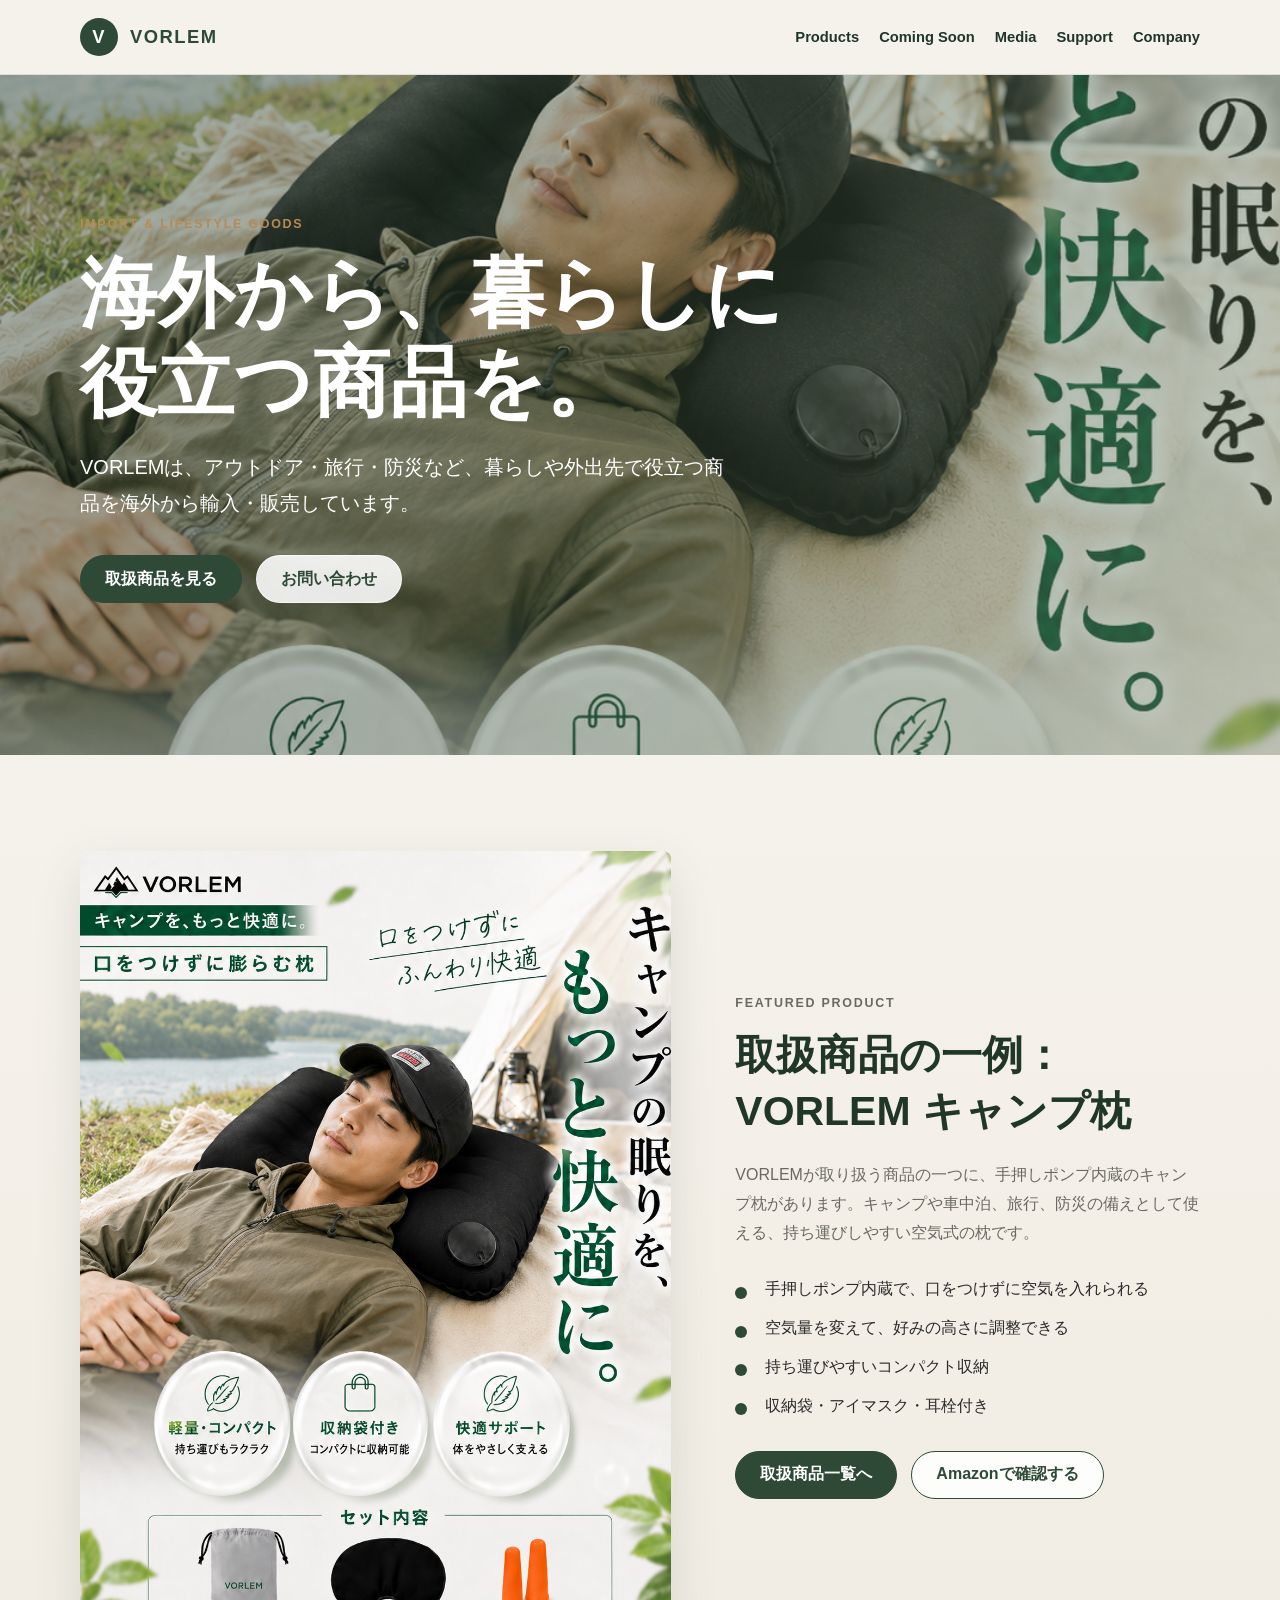
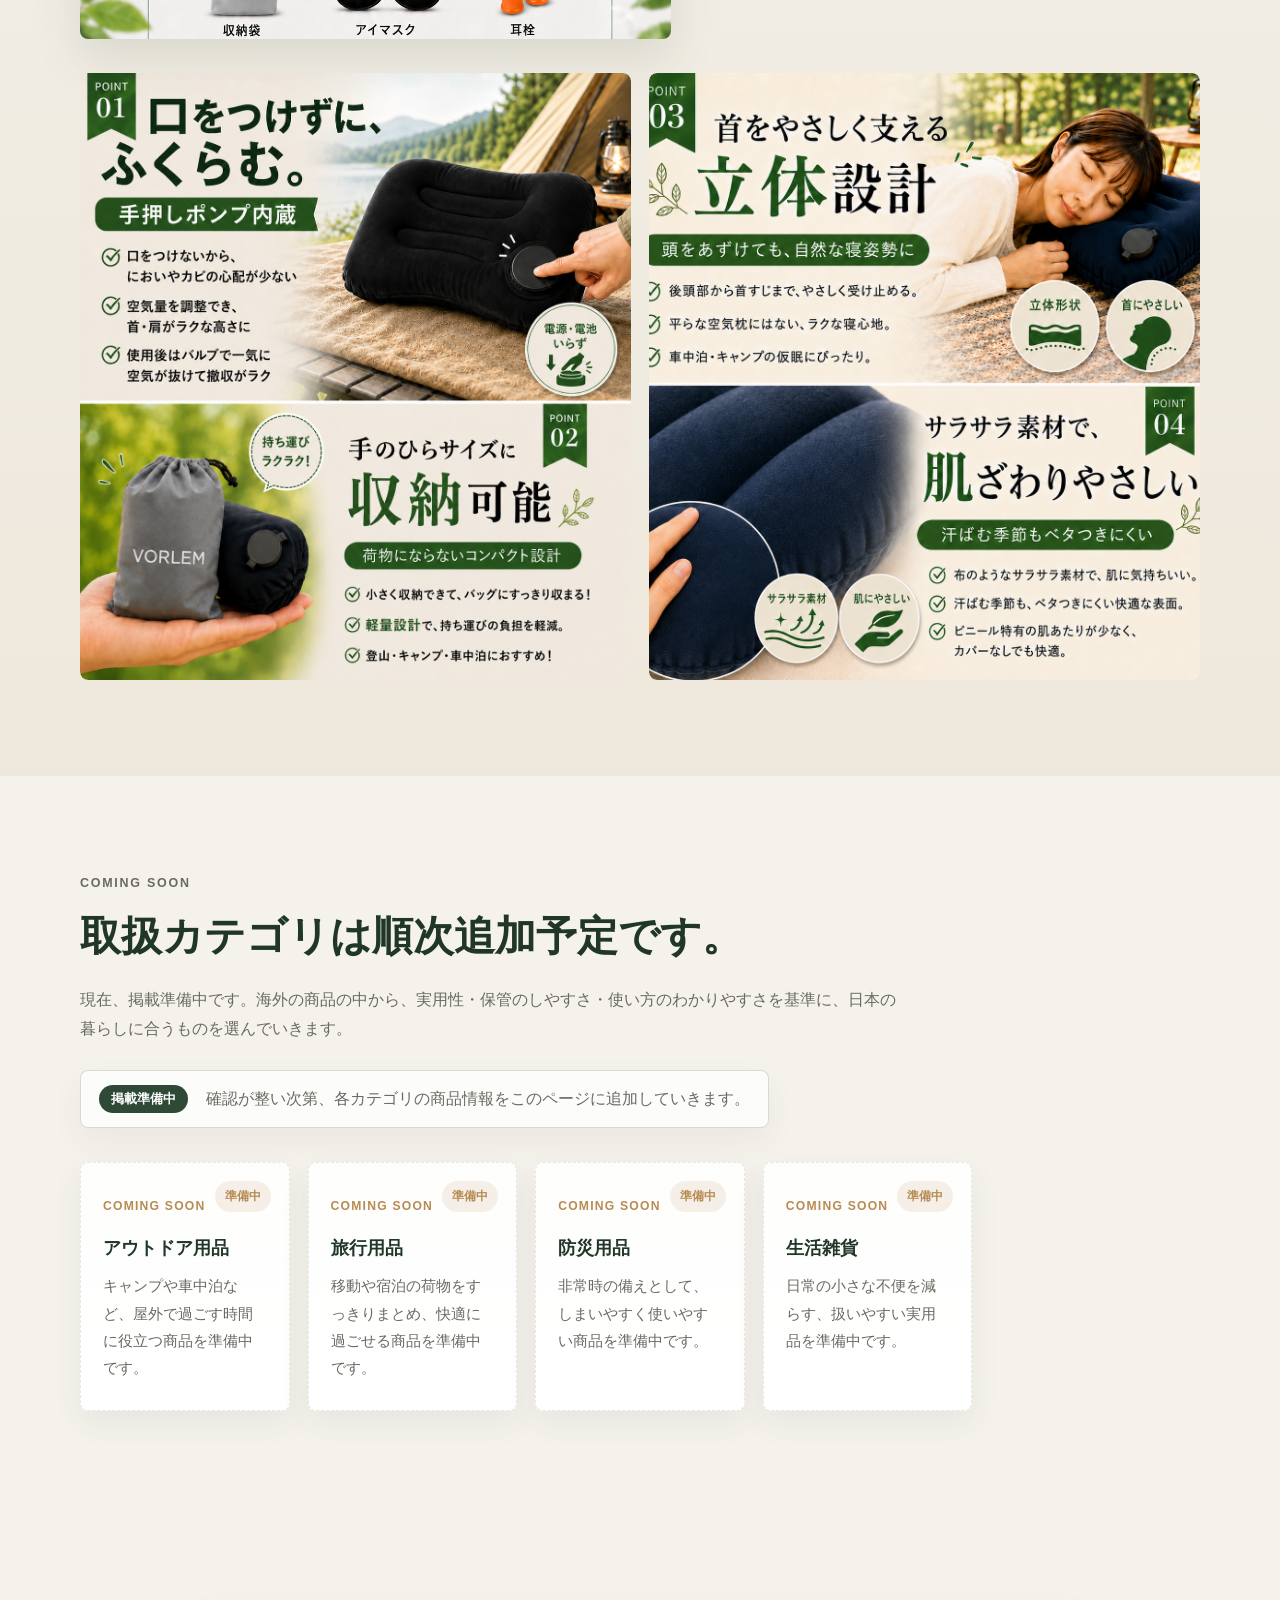
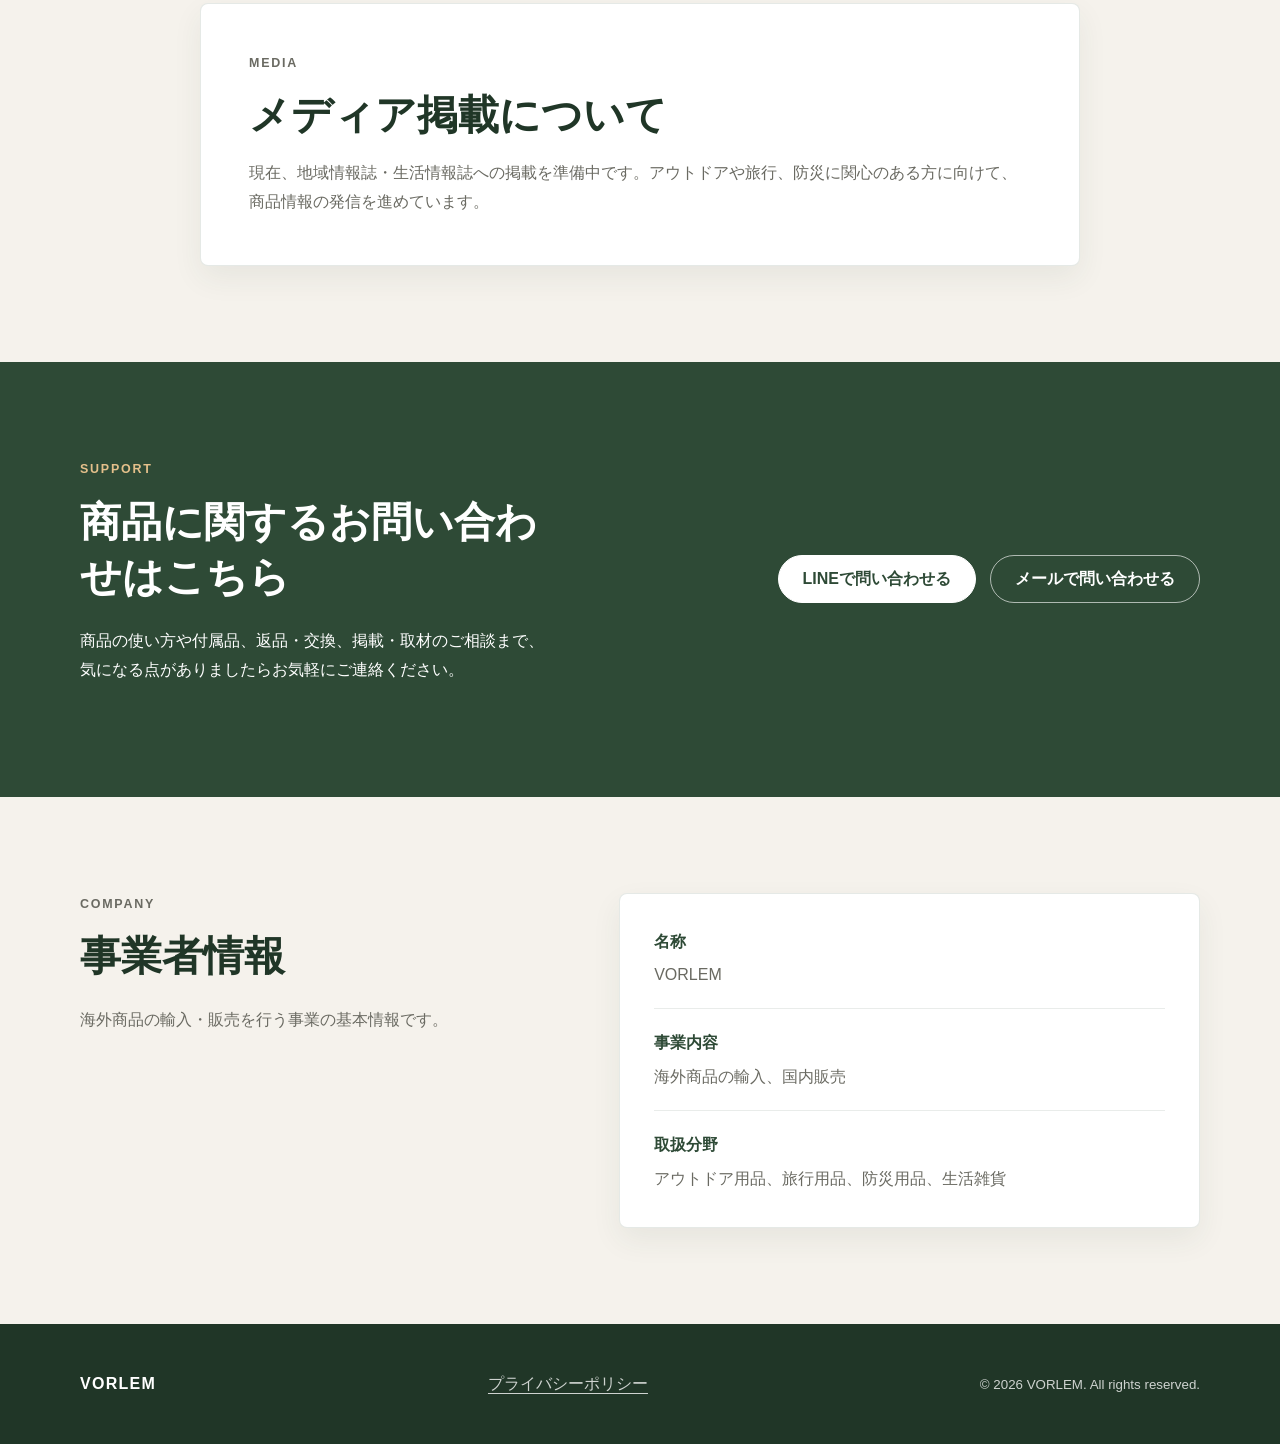
<file: index.html>
<!DOCTYPE html>
<html lang="ja">
<head>
  <meta charset="UTF-8">
  <meta name="viewport" content="width=device-width, initial-scale=1.0">
  <title>VORLEM | 海外商品の輸入・販売</title>
  <meta name="description" content="VORLEMは、海外から暮らしや外出先で役立つ商品を輸入・販売する事業です。アウトドア用品、旅行用品、防災用品など、日常で使いやすい商品を取り扱っています。">
  <link rel="stylesheet" href="style.css?v=20260621-4">
</head>
<body>
  <header class="site-header">
    <div class="container header-inner">
      <a class="brand" href="#top" aria-label="VORLEM トップへ">
        <span class="brand-logo" aria-hidden="true">
        </span>
        <span>VORLEM</span>
      </a>
      <nav class="site-nav" aria-label="サイト内メニュー">
        <a href="products.html">Products</a>
        <a href="#business">Coming Soon</a>
        <a href="#media">Media</a>
        <a href="#support">Support</a>
        <a href="#company">Company</a>
      </nav>
    </div>
  </header>

  <main id="top">
    <section class="hero">
      <div class="hero-bg" aria-hidden="true">
        <img src="images/product-main.png" alt="" onerror="this.style.display='none'">
      </div>
      <div class="container hero-inner">
        <p class="eyebrow">Import & Lifestyle Goods</p>
        <h1>海外から、暮らしに役立つ商品を。</h1>
        <p class="hero-copy">VORLEMは、アウトドア・旅行・防災など、暮らしや外出先で役立つ商品を海外から輸入・販売しています。</p>
        <div class="hero-actions">
          <a class="button primary" href="products.html">取扱商品を見る</a>
          <a class="button secondary" href="#support">お問い合わせ</a>
        </div>
      </div>
    </section>

    <section class="section product-section" id="product">
      <div class="container product-layout">
        <div class="image-frame product-image" data-label="VORLEM キャンプ枕">
          <img src="images/product-main.png" alt="VORLEM キャンプ枕の使用イメージ" onerror="this.style.display='none'">
        </div>
        <div class="product-content">
          <p class="section-label">Featured Product</p>
          <h2>取扱商品の一例：VORLEM キャンプ枕</h2>
          <p>VORLEMが取り扱う商品の一つに、手押しポンプ内蔵のキャンプ枕があります。キャンプや車中泊、旅行、防災の備えとして使える、持ち運びしやすい空気式の枕です。</p>
          <ul class="check-list">
            <li>手押しポンプ内蔵で、口をつけずに空気を入れられる</li>
            <li>空気量を変えて、好みの高さに調整できる</li>
            <li>持ち運びやすいコンパクト収納</li>
            <li>収納袋・アイマスク・耳栓付き</li>
          </ul>
          <div class="hero-actions">
            <a class="button primary" href="products.html">取扱商品一覧へ</a>
            <a class="button secondary" href="#">Amazonで確認する</a>
          </div>
        </div>
      </div>
      <div class="container product-gallery" aria-label="VORLEM キャンプ枕の詳細画像">
        <figure>
          <img src="images/product-pump-storage.png?v=20260621-2" alt="手押しポンプ内蔵とコンパクト収納の説明画像">
        </figure>
        <figure>
          <img src="images/product-comfort.png" alt="首を支える立体設計と肌ざわりの説明画像">
        </figure>
      </div>
    </section>

    <section class="section scene-section coming-soon-section" id="business">
      <div class="container">
        <div class="section-heading">
          <p class="section-label">Coming Soon</p>
          <h2>取扱カテゴリは順次追加予定です。</h2>
          <p>現在、掲載準備中です。海外の商品の中から、実用性・保管のしやすさ・使い方のわかりやすさを基準に、日本の暮らしに合うものを選んでいきます。</p>
        </div>
        <div class="coming-soon-note">
          <strong>掲載準備中</strong>
          <span>確認が整い次第、各カテゴリの商品情報をこのページに追加していきます。</span>
        </div>
        <div class="scene-grid">
          <article class="scene-card">
            <span>Coming Soon</span>
            <h3>アウトドア用品</h3>
            <p>キャンプや車中泊など、屋外で過ごす時間に役立つ商品を準備中です。</p>
          </article>
          <article class="scene-card">
            <span>Coming Soon</span>
            <h3>旅行用品</h3>
            <p>移動や宿泊の荷物をすっきりまとめ、快適に過ごせる商品を準備中です。</p>
          </article>
          <article class="scene-card">
            <span>Coming Soon</span>
            <h3>防災用品</h3>
            <p>非常時の備えとして、しまいやすく使いやすい商品を準備中です。</p>
          </article>
          <article class="scene-card">
            <span>Coming Soon</span>
            <h3>生活雑貨</h3>
            <p>日常の小さな不便を減らす、扱いやすい実用品を準備中です。</p>
          </article>
        </div>
      </div>
    </section>

    <section class="section media-section" id="media">
      <div class="container notice-panel">
        <p class="section-label">Media</p>
        <h2>メディア掲載について</h2>
        <p>現在、地域情報誌・生活情報誌への掲載を準備中です。アウトドアや旅行、防災に関心のある方に向けて、商品情報の発信を進めています。</p>
      </div>
    </section>

    <section class="section support-section" id="support">
      <div class="container support-layout">
        <div>
          <p class="section-label">Support</p>
          <h2>商品に関するお問い合わせはこちら</h2>
          <p>商品の使い方や付属品、返品・交換、掲載・取材のご相談まで、気になる点がありましたらお気軽にご連絡ください。</p>
        </div>
        <div class="support-actions">
          <a class="button primary" href="https://lin.ee/nqQ9LYh" target="_blank" rel="noopener noreferrer">LINEで問い合わせる</a>
          <a class="button secondary" href="mailto:contact@vorlem.com">メールで問い合わせる</a>
        </div>
      </div>
    </section>

    <section class="section company-section" id="company">
      <div class="container company-layout">
        <div>
          <p class="section-label">Company</p>
          <h2>事業者情報</h2>
          <p>海外商品の輸入・販売を行う事業の基本情報です。</p>
        </div>
        <div class="info-card">
          <dl class="info-list">
            <div>
              <dt>名称</dt>
              <dd>VORLEM</dd>
            </div>
            <div>
              <dt>事業内容</dt>
              <dd>海外商品の輸入、国内販売</dd>
            </div>
            <div>
              <dt>取扱分野</dt>
              <dd>アウトドア用品、旅行用品、防災用品、生活雑貨</dd>
            </div>
          </dl>
        </div>
      </div>
    </section>
  </main>

  <footer class="site-footer">
    <div class="container footer-inner">
      <p class="footer-brand">VORLEM</p>
      <a href="privacy.html">プライバシーポリシー</a>
      <p><small>&copy; 2026 VORLEM. All rights reserved.</small></p>
    </div>
  </footer>
</body>
</html>
</file>
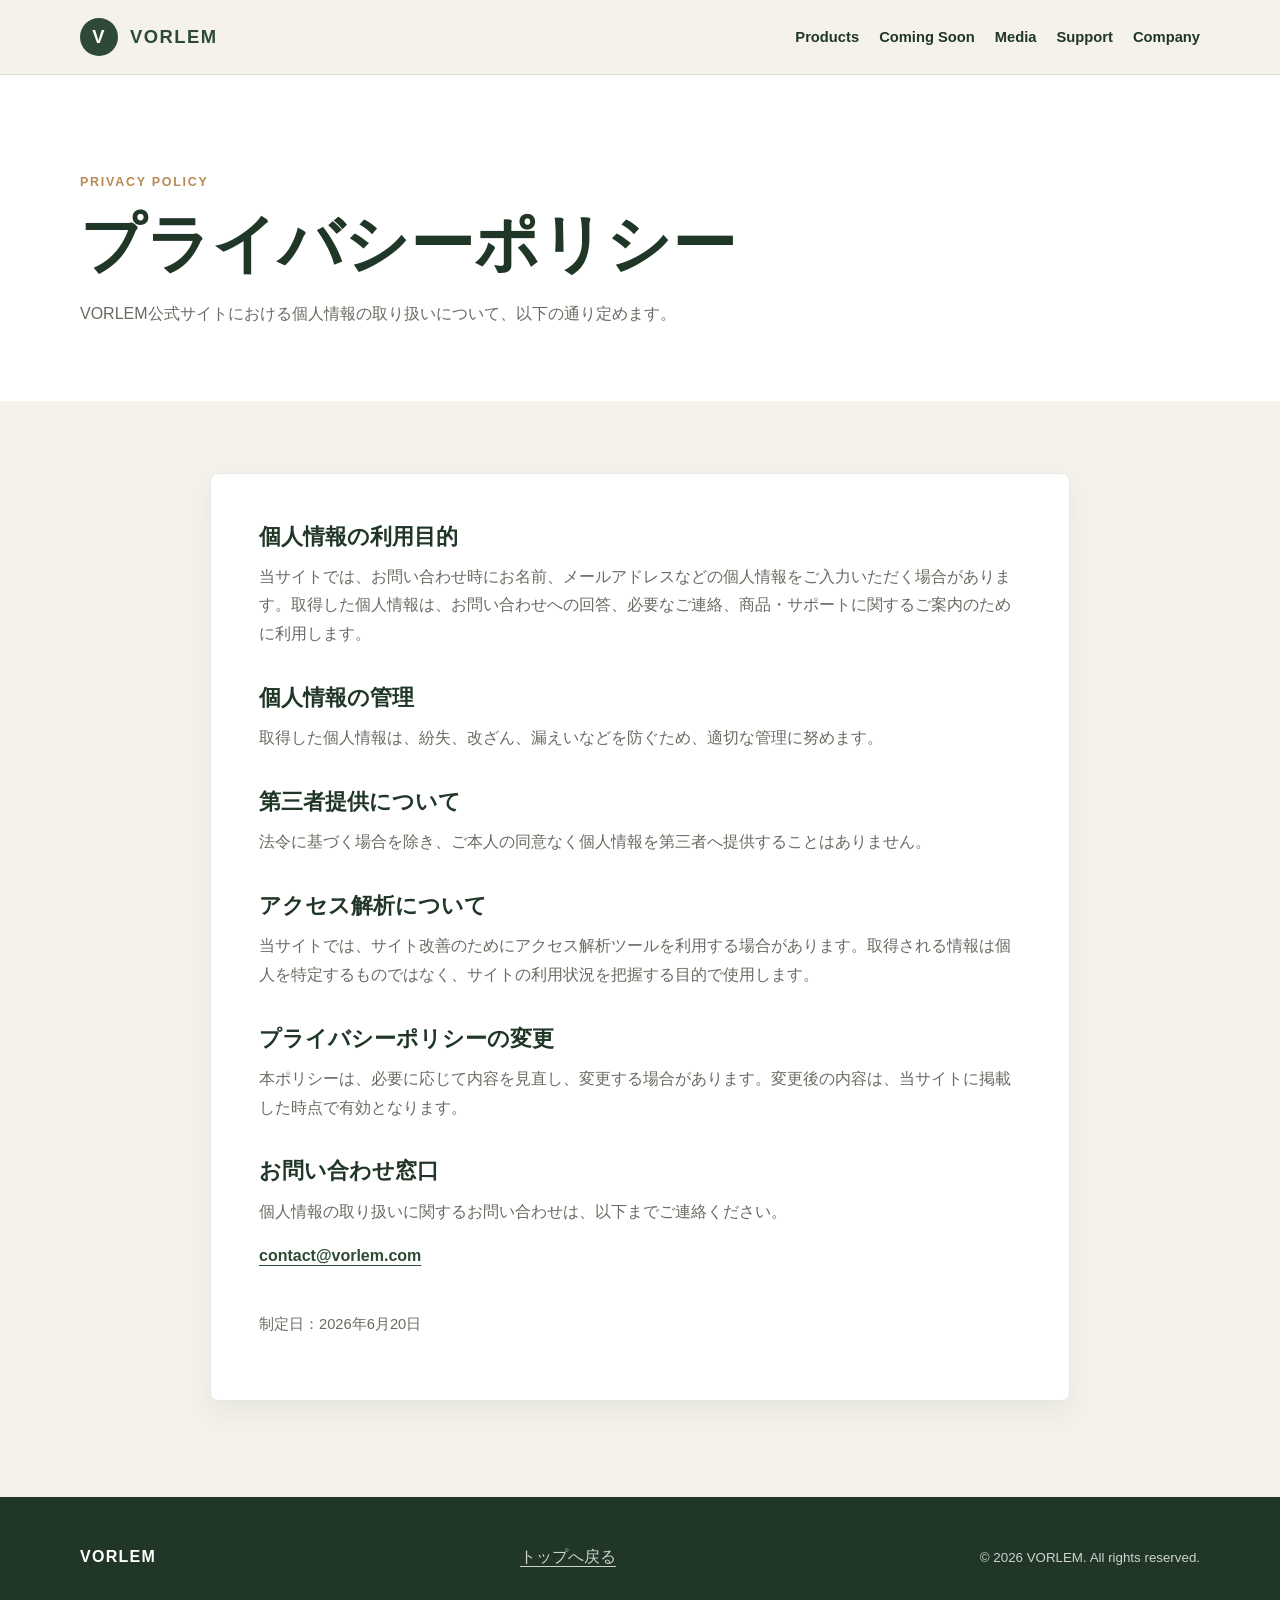
<file: privacy.html>
<!DOCTYPE html>
<html lang="ja">
<head>
  <meta charset="UTF-8">
  <meta name="viewport" content="width=device-width, initial-scale=1.0">
  <title>プライバシーポリシー | VORLEM</title>
  <meta name="description" content="VORLEM公式サイトのプライバシーポリシーです。お問い合わせ時に取得する個人情報の利用目的、管理、第三者提供についてご案内します。">
  <link rel="stylesheet" href="style.css?v=20260621-4">
</head>
<body>
  <header class="site-header">
    <div class="container header-inner">
      <a class="brand" href="index.html" aria-label="VORLEM トップへ">
        <span class="brand-logo" aria-hidden="true">
        </span>
        <span>VORLEM</span>
      </a>
      <nav class="site-nav" aria-label="サイト内メニュー">
        <a href="products.html">Products</a>
        <a href="index.html#business">Coming Soon</a>
        <a href="index.html#media">Media</a>
        <a href="index.html#support">Support</a>
        <a href="index.html#company">Company</a>
      </nav>
    </div>
  </header>

  <main>
    <section class="section page-hero">
      <div class="container">
        <p class="section-label">Privacy Policy</p>
        <h1>プライバシーポリシー</h1>
        <p>VORLEM公式サイトにおける個人情報の取り扱いについて、以下の通り定めます。</p>
      </div>
    </section>

    <section class="section policy-section">
      <div class="container policy-content">
        <h2>個人情報の利用目的</h2>
        <p>当サイトでは、お問い合わせ時にお名前、メールアドレスなどの個人情報をご入力いただく場合があります。取得した個人情報は、お問い合わせへの回答、必要なご連絡、商品・サポートに関するご案内のために利用します。</p>

        <h2>個人情報の管理</h2>
        <p>取得した個人情報は、紛失、改ざん、漏えいなどを防ぐため、適切な管理に努めます。</p>

        <h2>第三者提供について</h2>
        <p>法令に基づく場合を除き、ご本人の同意なく個人情報を第三者へ提供することはありません。</p>

        <h2>アクセス解析について</h2>
        <p>当サイトでは、サイト改善のためにアクセス解析ツールを利用する場合があります。取得される情報は個人を特定するものではなく、サイトの利用状況を把握する目的で使用します。</p>

        <h2>プライバシーポリシーの変更</h2>
        <p>本ポリシーは、必要に応じて内容を見直し、変更する場合があります。変更後の内容は、当サイトに掲載した時点で有効となります。</p>

        <h2>お問い合わせ窓口</h2>
        <p>個人情報の取り扱いに関するお問い合わせは、以下までご連絡ください。</p>
        <p><a href="mailto:contact@vorlem.com">contact@vorlem.com</a></p>

        <p class="policy-date">制定日：2026年6月20日</p>
      </div>
    </section>
  </main>

  <footer class="site-footer">
    <div class="container footer-inner">
      <p class="footer-brand">VORLEM</p>
      <a href="index.html">トップへ戻る</a>
      <p><small>&copy; 2026 VORLEM. All rights reserved.</small></p>
    </div>
  </footer>
</body>
</html>
</file>
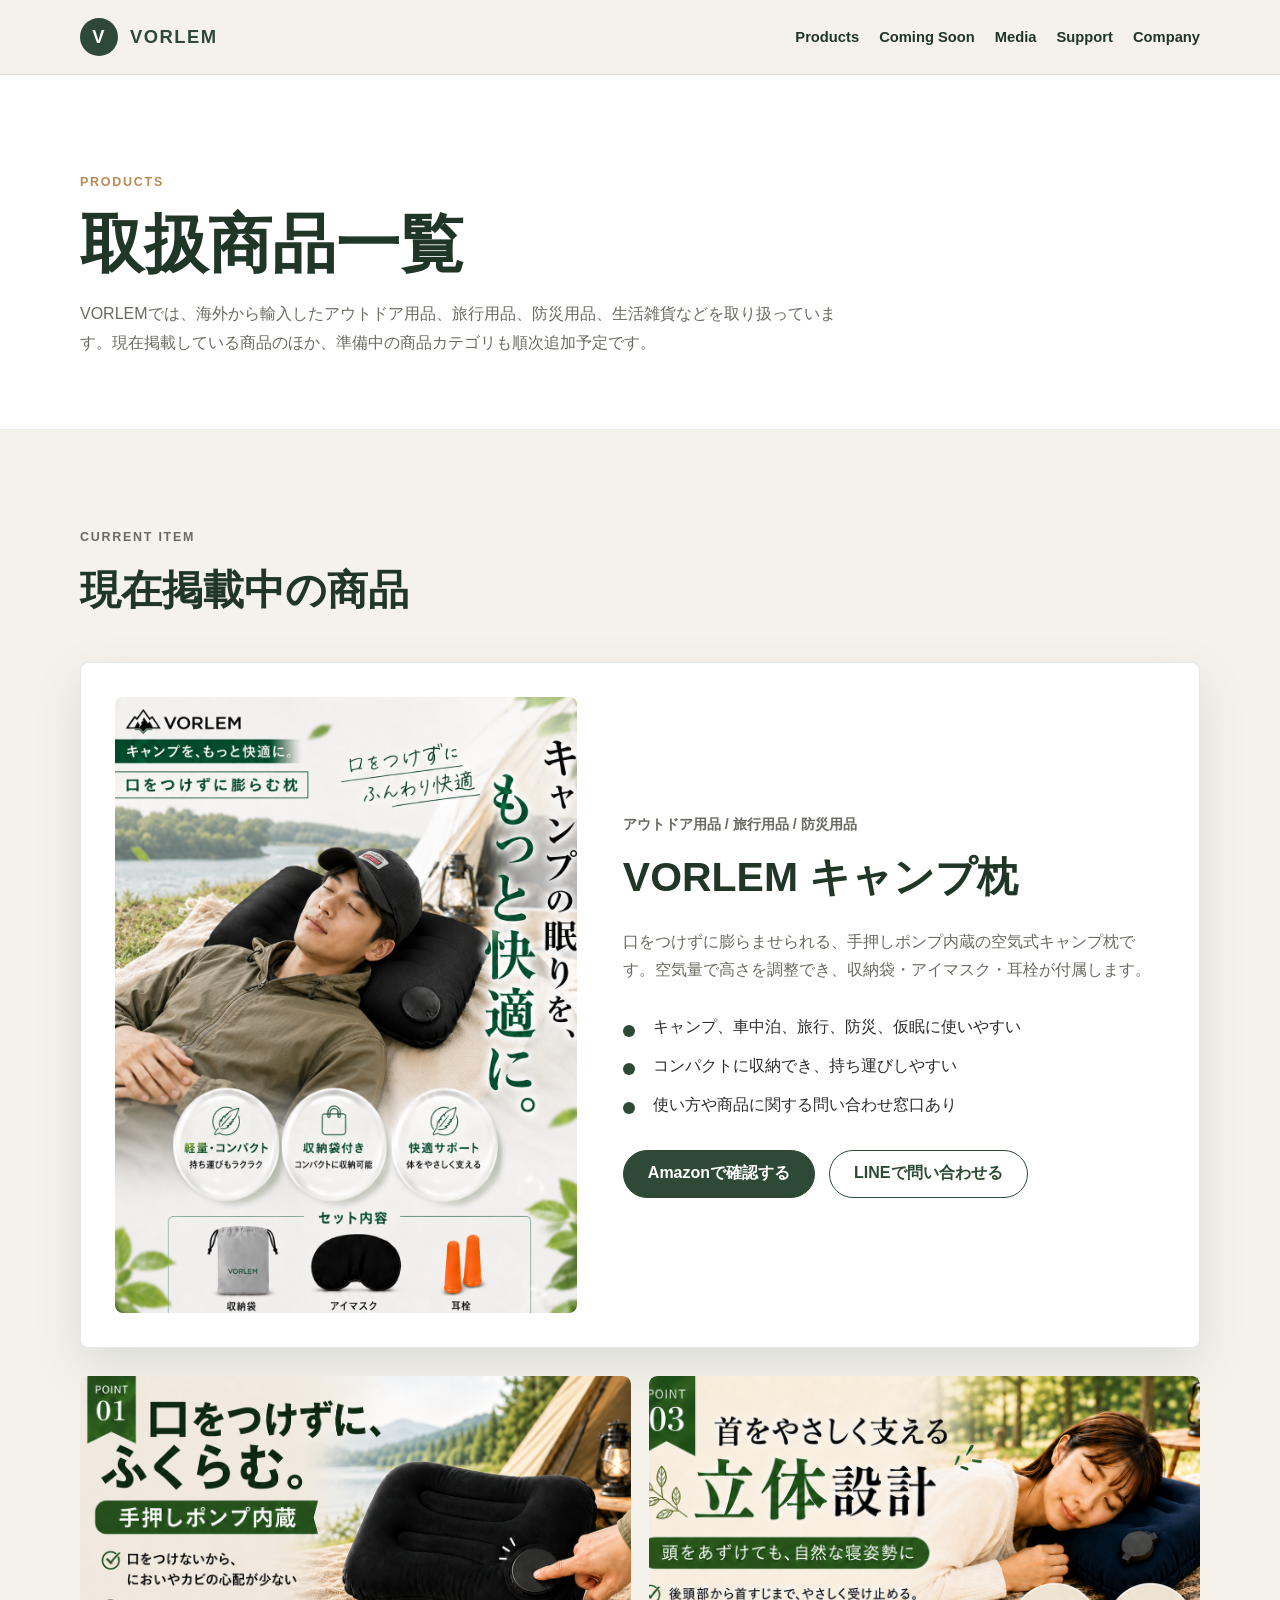
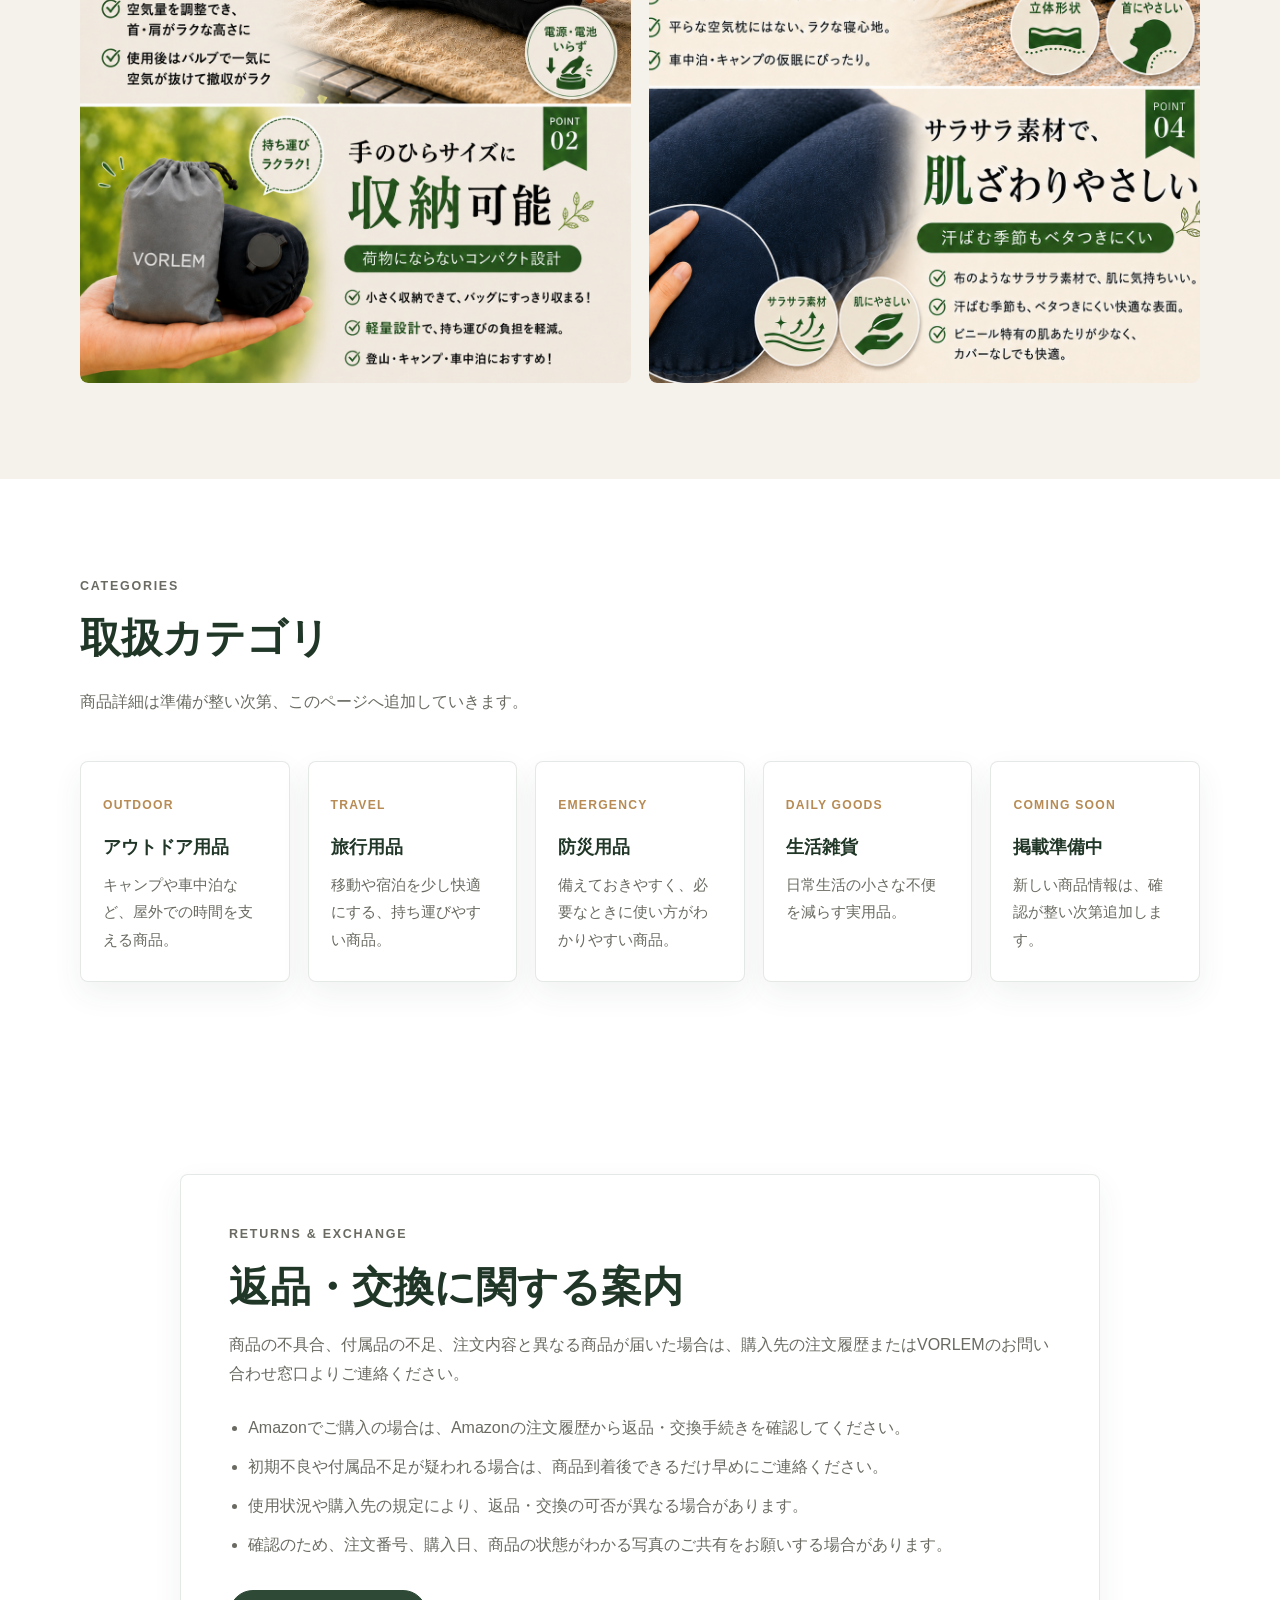
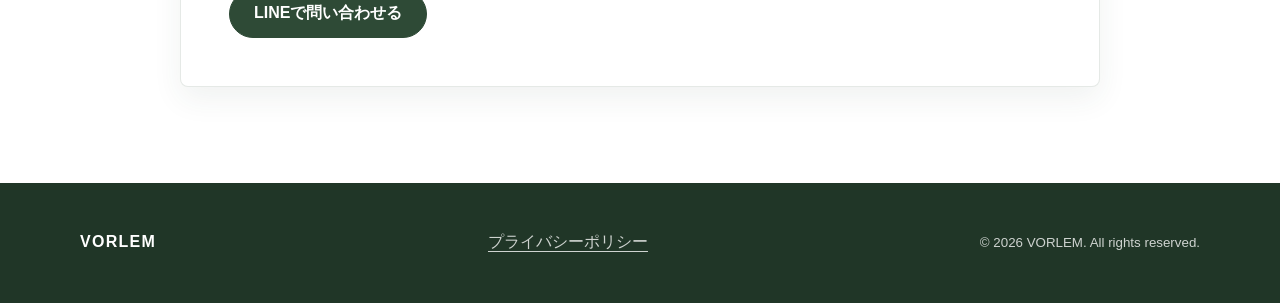
<file: products.html>
<!DOCTYPE html>
<html lang="ja">
<head>
  <meta charset="UTF-8">
  <meta name="viewport" content="width=device-width, initial-scale=1.0">
  <title>取扱商品一覧 | VORLEM</title>
  <meta name="description" content="VORLEMの取扱商品一覧です。海外から輸入しているアウトドア用品、旅行用品、防災用品、生活雑貨などの情報を掲載しています。">
  <link rel="stylesheet" href="style.css?v=20260621-4">
</head>
<body>
  <header class="site-header">
    <div class="container header-inner">
      <a class="brand" href="index.html" aria-label="VORLEM トップへ">
        <span class="brand-logo" aria-hidden="true">
        </span>
        <span>VORLEM</span>
      </a>
      <nav class="site-nav" aria-label="サイト内メニュー">
        <a href="products.html">Products</a>
        <a href="index.html#business">Coming Soon</a>
        <a href="index.html#media">Media</a>
        <a href="index.html#support">Support</a>
        <a href="index.html#company">Company</a>
      </nav>
    </div>
  </header>

  <main>
    <section class="section page-hero products-hero">
      <div class="container">
        <p class="section-label">Products</p>
        <h1>取扱商品一覧</h1>
        <p>VORLEMでは、海外から輸入したアウトドア用品、旅行用品、防災用品、生活雑貨などを取り扱っています。現在掲載している商品のほか、準備中の商品カテゴリも順次追加予定です。</p>
      </div>
    </section>

    <section class="section products-list-section">
      <div class="container">
        <div class="section-heading">
          <p class="section-label">Current Item</p>
          <h2>現在掲載中の商品</h2>
        </div>

        <article class="product-list-card">
          <div class="image-frame product-list-image" data-label="VORLEM キャンプ枕">
            <img src="images/product-main.png" alt="VORLEM キャンプ枕の使用イメージ" onerror="this.style.display='none'">
          </div>
          <div class="product-list-content">
            <p class="product-category">アウトドア用品 / 旅行用品 / 防災用品</p>
            <h2>VORLEM キャンプ枕</h2>
            <p>口をつけずに膨らませられる、手押しポンプ内蔵の空気式キャンプ枕です。空気量で高さを調整でき、収納袋・アイマスク・耳栓が付属します。</p>
            <ul class="check-list">
              <li>キャンプ、車中泊、旅行、防災、仮眠に使いやすい</li>
              <li>コンパクトに収納でき、持ち運びしやすい</li>
              <li>使い方や商品に関する問い合わせ窓口あり</li>
            </ul>
            <div class="hero-actions">
              <a class="button primary" href="#">Amazonで確認する</a>
              <a class="button secondary" href="https://lin.ee/nqQ9LYh" target="_blank" rel="noopener noreferrer">LINEで問い合わせる</a>
            </div>
          </div>
        </article>
        <div class="product-gallery list-gallery" aria-label="VORLEM キャンプ枕の詳細画像">
          <figure>
            <img src="images/product-pump-storage.png?v=20260621-2" alt="手押しポンプ内蔵とコンパクト収納の説明画像">
          </figure>
          <figure>
            <img src="images/product-comfort.png" alt="首を支える立体設計と肌ざわりの説明画像">
          </figure>
        </div>
      </div>
    </section>

    <section class="section category-section">
      <div class="container">
        <div class="section-heading">
          <p class="section-label">Categories</p>
          <h2>取扱カテゴリ</h2>
          <p>商品詳細は準備が整い次第、このページへ追加していきます。</p>
        </div>
        <div class="scene-grid category-grid">
          <article class="scene-card">
            <span>Outdoor</span>
            <h3>アウトドア用品</h3>
            <p>キャンプや車中泊など、屋外での時間を支える商品。</p>
          </article>
          <article class="scene-card">
            <span>Travel</span>
            <h3>旅行用品</h3>
            <p>移動や宿泊を少し快適にする、持ち運びやすい商品。</p>
          </article>
          <article class="scene-card">
            <span>Emergency</span>
            <h3>防災用品</h3>
            <p>備えておきやすく、必要なときに使い方がわかりやすい商品。</p>
          </article>
          <article class="scene-card">
            <span>Daily Goods</span>
            <h3>生活雑貨</h3>
            <p>日常生活の小さな不便を減らす実用品。</p>
          </article>
          <article class="scene-card">
            <span>Coming Soon</span>
            <h3>掲載準備中</h3>
            <p>新しい商品情報は、確認が整い次第追加します。</p>
          </article>
        </div>
      </div>
    </section>

    <section class="section returns-section">
      <div class="container notice-panel returns-panel">
        <p class="section-label">Returns & Exchange</p>
        <h2>返品・交換に関する案内</h2>
        <p>商品の不具合、付属品の不足、注文内容と異なる商品が届いた場合は、購入先の注文履歴またはVORLEMのお問い合わせ窓口よりご連絡ください。</p>
        <ul class="guide-list">
          <li>Amazonでご購入の場合は、Amazonの注文履歴から返品・交換手続きを確認してください。</li>
          <li>初期不良や付属品不足が疑われる場合は、商品到着後できるだけ早めにご連絡ください。</li>
          <li>使用状況や購入先の規定により、返品・交換の可否が異なる場合があります。</li>
          <li>確認のため、注文番号、購入日、商品の状態がわかる写真のご共有をお願いする場合があります。</li>
        </ul>
        <a class="button primary" href="https://lin.ee/nqQ9LYh" target="_blank" rel="noopener noreferrer">LINEで問い合わせる</a>
      </div>
    </section>
  </main>

  <footer class="site-footer">
    <div class="container footer-inner">
      <p class="footer-brand">VORLEM</p>
      <a href="privacy.html">プライバシーポリシー</a>
      <p><small>&copy; 2026 VORLEM. All rights reserved.</small></p>
    </div>
  </footer>
</body>
</html>
</file>
<file: style.css>
:root {
  --green: #2E4A36;
  --green-dark: #203627;
  --sand: #F5F2EC;
  --text: #2B2B2B;
  --muted: #6A6A62;
  --white: #FFFFFF;
  --line: #DED8CD;
  --accent: #B78B53;
  --shadow: 0 18px 48px rgba(46, 74, 54, 0.13);
}

* {
  box-sizing: border-box;
}

html {
  scroll-behavior: smooth;
}

body {
  margin: 0;
  background: var(--sand);
  color: var(--text);
  font-family: -apple-system, BlinkMacSystemFont, "Hiragino Sans", "Yu Gothic", "YuGothic", "Noto Sans JP", Meiryo, sans-serif;
  line-height: 1.8;
}

img {
  display: block;
  max-width: 100%;
}

a {
  color: inherit;
  text-decoration: none;
}

.container {
  width: min(1120px, calc(100% - 40px));
  margin: 0 auto;
}

.site-header {
  position: sticky;
  top: 0;
  z-index: 20;
  background: rgba(245, 242, 236, 0.94);
  border-bottom: 1px solid rgba(46, 74, 54, 0.12);
  backdrop-filter: blur(14px);
}

.header-inner {
  min-height: 74px;
  display: flex;
  align-items: center;
  justify-content: space-between;
  gap: 24px;
}

.brand {
  display: inline-flex;
  align-items: center;
  gap: 12px;
  color: var(--green);
  font-size: 1.15rem;
  font-weight: 800;
  letter-spacing: 0.08em;
}

.brand-logo {
  position: relative;
  width: 38px;
  height: 38px;
  display: grid;
  place-items: center;
  overflow: hidden;
  border: 1px solid rgba(46, 74, 54, 0.18);
  border-radius: 50%;
  background: var(--green);
}

.brand-logo::before {
  content: "V";
  color: var(--white);
  font-weight: 800;
  line-height: 1;
}

.brand-logo img {
  position: absolute;
  width: 38px;
  height: 38px;
  object-fit: contain;
  background: var(--sand);
}

.site-nav {
  display: flex;
  flex-wrap: wrap;
  justify-content: flex-end;
  gap: 8px 20px;
  color: var(--green-dark);
  font-size: 0.92rem;
  font-weight: 700;
}

.site-nav a {
  padding: 8px 0;
}

.site-nav a:hover,
.site-nav a:focus-visible {
  color: var(--accent);
}

.hero {
  position: relative;
  min-height: 680px;
  display: flex;
  align-items: center;
  overflow: hidden;
  background:
    linear-gradient(90deg, rgba(32, 54, 39, 0.88), rgba(46, 74, 54, 0.58) 48%, rgba(46, 74, 54, 0.18)),
    linear-gradient(135deg, #314b38, #7f8a68);
}

.hero-bg,
.hero-bg img {
  position: absolute;
  inset: 0;
  width: 100%;
  height: 100%;
}

.hero-bg img {
  object-fit: cover;
  opacity: 0.58;
}

.hero-inner {
  position: relative;
  z-index: 1;
  padding: 96px 0 110px;
  color: var(--white);
}

.eyebrow,
.section-label {
  margin: 0 0 14px;
  color: var(--accent);
  font-size: 0.78rem;
  font-weight: 800;
  letter-spacing: 0.14em;
  text-transform: uppercase;
}

h1,
h2,
h3,
p {
  margin-top: 0;
}

h1 {
  max-width: 760px;
  margin-bottom: 22px;
  font-size: clamp(2.35rem, 6vw, 4.9rem);
  line-height: 1.16;
  letter-spacing: 0;
}

h2 {
  margin-bottom: 22px;
  color: var(--green-dark);
  font-size: clamp(1.65rem, 3.2vw, 2.65rem);
  line-height: 1.35;
  letter-spacing: 0;
}

h3 {
  margin-bottom: 10px;
  color: var(--green-dark);
  font-size: 1.12rem;
  line-height: 1.45;
}

.hero-copy {
  max-width: 660px;
  margin-bottom: 34px;
  font-size: clamp(1rem, 2vw, 1.25rem);
}

.hero-actions,
.support-actions {
  display: flex;
  flex-wrap: wrap;
  gap: 14px;
}

.button {
  min-height: 48px;
  display: inline-flex;
  align-items: center;
  justify-content: center;
  padding: 12px 24px;
  border: 1px solid var(--green);
  border-radius: 999px;
  font-weight: 800;
  line-height: 1.3;
  transition: transform 0.2s ease, box-shadow 0.2s ease, background 0.2s ease;
}

.button:hover,
.button:focus-visible {
  transform: translateY(-2px);
  box-shadow: 0 10px 24px rgba(32, 54, 39, 0.18);
}

.button.primary {
  background: var(--green);
  color: var(--white);
}

.button.secondary {
  background: rgba(255, 255, 255, 0.88);
  color: var(--green);
}

.hero .button.secondary {
  border-color: rgba(255, 255, 255, 0.68);
}

.section {
  padding: 96px 0;
}

.two-column,
.product-layout,
.support-layout,
.contact-layout {
  display: grid;
  grid-template-columns: minmax(0, 0.9fr) minmax(0, 1.1fr);
  gap: 64px;
  align-items: center;
}

.text-block p,
.product-content p,
.section-heading p,
.support-layout p,
.contact-layout p,
.notice-panel p {
  color: var(--muted);
}

.product-section {
  background: linear-gradient(180deg, var(--sand), #EEE8DC);
}

.product-section .product-layout {
  grid-template-columns: minmax(0, 1.12fr) minmax(0, 0.88fr);
}

.image-frame {
  position: relative;
  min-height: 420px;
  overflow: hidden;
  border-radius: 8px;
  background:
    linear-gradient(135deg, rgba(46, 74, 54, 0.08), rgba(183, 139, 83, 0.16)),
    var(--white);
  box-shadow: var(--shadow);
}

.image-frame::before {
  content: attr(data-label);
  position: absolute;
  inset: 18px;
  display: grid;
  place-items: center;
  border: 1px dashed rgba(46, 74, 54, 0.28);
  border-radius: 8px;
  color: rgba(32, 54, 39, 0.62);
  font-weight: 800;
  text-align: center;
  padding: 20px;
}

.image-frame img {
  position: absolute;
  inset: 0;
  width: 100%;
  height: 100%;
  object-fit: cover;
  z-index: 1;
}

.product-image,
.product-list-image {
  min-height: 0;
}

.product-image::before,
.product-list-image::before {
  display: none;
}

.product-image img,
.product-list-image img {
  position: static;
  height: auto;
  object-fit: contain;
  background: var(--white);
}

.product-image {
  max-width: 760px;
}

.check-list {
  display: grid;
  gap: 10px;
  margin: 28px 0 30px;
  padding: 0;
  list-style: none;
}

.check-list li {
  position: relative;
  padding-left: 30px;
}

.check-list li::before {
  content: "";
  position: absolute;
  left: 0;
  top: 0.72em;
  width: 12px;
  height: 12px;
  border-radius: 50%;
  background: var(--green);
}

.product-gallery {
  display: grid;
  grid-template-columns: repeat(2, minmax(0, 1fr));
  gap: 18px;
  margin-top: 34px;
}

.product-gallery figure {
  aspect-ratio: 1195 / 1316;
  margin: 0;
  overflow: hidden;
  line-height: 0;
  border: 0;
  border-radius: 8px;
  background: transparent;
  box-shadow: none;
}

.product-gallery img {
  display: block;
  width: 100%;
  height: 100%;
  object-fit: cover;
  object-position: center;
  border-radius: 8px;
  background: transparent;
  box-shadow: 0 12px 30px rgba(46, 74, 54, 0.07);
}

.list-gallery {
  margin-top: 28px;
}

.section-heading {
  max-width: 720px;
  margin-bottom: 44px;
}

.coming-soon-section .section-heading {
  max-width: 820px;
}

.coming-soon-note {
  display: flex;
  align-items: center;
  gap: 18px;
  width: fit-content;
  max-width: 100%;
  margin: -18px 0 34px;
  padding: 14px 18px;
  border: 1px solid rgba(46, 74, 54, 0.18);
  border-radius: 8px;
  background: rgba(255, 255, 255, 0.72);
  color: var(--muted);
  box-shadow: 0 12px 30px rgba(46, 74, 54, 0.06);
}

.coming-soon-note strong {
  flex: 0 0 auto;
  padding: 5px 12px;
  border-radius: 999px;
  background: var(--green);
  color: var(--white);
  font-size: 0.84rem;
  line-height: 1.4;
}

.coming-soon-note span {
  line-height: 1.7;
}

.scene-grid,
.feature-grid {
  display: grid;
  grid-template-columns: repeat(5, minmax(0, 1fr));
  gap: 18px;
}

.scene-card,
.feature-card,
.contact-card,
.notice-panel {
  border: 1px solid rgba(46, 74, 54, 0.12);
  border-radius: 8px;
  background: var(--white);
  box-shadow: 0 12px 30px rgba(46, 74, 54, 0.07);
}

.scene-card {
  min-height: 210px;
  padding: 28px 22px;
}

.scene-card span {
  display: inline-block;
  margin-bottom: 18px;
  color: var(--accent);
  font-size: 0.76rem;
  font-weight: 800;
  letter-spacing: 0.1em;
  text-transform: uppercase;
}

.coming-soon-section .scene-card {
  position: relative;
  border-style: dashed;
  background: linear-gradient(180deg, rgba(255, 255, 255, 0.86), var(--white));
}

.coming-soon-section .scene-card::after {
  content: "準備中";
  position: absolute;
  top: 18px;
  right: 18px;
  padding: 4px 10px;
  border-radius: 999px;
  background: rgba(183, 139, 83, 0.13);
  color: var(--accent);
  font-size: 0.78rem;
  font-weight: 800;
}

.scene-card p,
.feature-card p {
  margin-bottom: 0;
  color: var(--muted);
  font-size: 0.95rem;
}

.feature-section {
  background: var(--white);
}

.feature-grid {
  grid-template-columns: repeat(4, minmax(0, 1fr));
}

.feature-card {
  overflow: hidden;
}

.feature-card h3,
.feature-card p {
  padding: 0 24px;
}

.feature-card p {
  padding-bottom: 26px;
}

.image-frame.small,
.feature-icon {
  min-height: 190px;
  margin-bottom: 24px;
  border-radius: 8px 8px 0 0;
  box-shadow: none;
}

.feature-icon {
  display: grid;
  place-items: center;
  background: linear-gradient(135deg, rgba(46, 74, 54, 0.12), rgba(183, 139, 83, 0.18));
  color: var(--green);
  font-size: 3rem;
  font-weight: 800;
}

.media-section {
  background: var(--sand);
}

.notice-panel {
  max-width: 880px;
  padding: 48px;
}

.notice-panel h2 {
  margin-bottom: 16px;
}

.notice-panel p:last-child {
  margin-bottom: 0;
}

.support-section {
  background: var(--green);
  color: var(--white);
}

.support-section h2,
.support-section p {
  color: var(--white);
}

.support-section .section-label {
  color: #E4C08B;
}

.support-actions {
  justify-content: flex-end;
}

.support-section .button.primary {
  border-color: var(--white);
  background: var(--white);
  color: var(--green);
}

.support-section .button.secondary {
  border-color: rgba(255, 255, 255, 0.62);
  background: transparent;
  color: var(--white);
}

.company-section {
  background: var(--sand);
}

.company-layout {
  display: grid;
  grid-template-columns: minmax(0, 0.9fr) minmax(0, 1.1fr);
  gap: 64px;
  align-items: start;
}

.company-layout p {
  color: var(--muted);
}

.info-card {
  padding: 34px;
  border: 1px solid rgba(46, 74, 54, 0.12);
  border-radius: 8px;
  background: var(--white);
  box-shadow: 0 12px 30px rgba(46, 74, 54, 0.07);
}

.info-list {
  display: grid;
  gap: 20px;
  margin: 0;
}

.info-list div {
  padding-bottom: 18px;
  border-bottom: 1px solid rgba(46, 74, 54, 0.1);
}

.info-list div:last-child {
  padding-bottom: 0;
  border-bottom: 0;
}

.info-list dt {
  margin-bottom: 5px;
  color: var(--green);
  font-weight: 800;
}

.info-list dd {
  margin: 0;
  color: var(--muted);
}

.info-list a {
  color: var(--green);
  font-weight: 800;
  text-decoration: underline;
  text-underline-offset: 4px;
}

.contact-section {
  background: var(--white);
}

.page-hero {
  background: var(--white);
  padding-bottom: 72px;
}

.page-hero h1 {
  max-width: 820px;
  margin-bottom: 18px;
  color: var(--green-dark);
  font-size: clamp(2rem, 5vw, 4rem);
}

.page-hero p:last-child {
  max-width: 760px;
  margin-bottom: 0;
  color: var(--muted);
}

.policy-section {
  padding-top: 72px;
}

.policy-content {
  max-width: 860px;
  padding: 48px;
  border: 1px solid rgba(46, 74, 54, 0.12);
  border-radius: 8px;
  background: var(--white);
  box-shadow: 0 12px 30px rgba(46, 74, 54, 0.07);
}

.policy-content h2 {
  margin: 34px 0 12px;
  font-size: 1.35rem;
}

.policy-content h2:first-child {
  margin-top: 0;
}

.policy-content p {
  color: var(--muted);
}

.policy-content a {
  color: var(--green);
  font-weight: 800;
  text-decoration: underline;
  text-underline-offset: 4px;
}

.policy-date {
  margin-top: 40px;
  font-size: 0.92rem;
}

.products-hero {
  border-bottom: 1px solid rgba(46, 74, 54, 0.1);
}

.products-list-section {
  background: var(--sand);
}

.product-list-card {
  display: grid;
  grid-template-columns: minmax(0, 0.92fr) minmax(0, 1.08fr);
  gap: 46px;
  align-items: center;
  padding: 34px;
  border: 1px solid rgba(46, 74, 54, 0.12);
  border-radius: 8px;
  background: var(--white);
  box-shadow: var(--shadow);
}

.product-list-image {
  min-height: 0;
  box-shadow: none;
}

.product-category {
  margin-bottom: 12px;
  color: var(--accent);
  font-size: 0.9rem;
  font-weight: 800;
}

.product-list-content p {
  color: var(--muted);
}

.category-section {
  background: var(--white);
}

.returns-section {
  background: var(--white);
}

.returns-panel {
  max-width: 920px;
}

.guide-list {
  display: grid;
  gap: 10px;
  margin: 26px 0 30px;
  padding-left: 1.2em;
  color: var(--muted);
}

.contact-card {
  padding: 34px;
}

.contact-card dl {
  display: grid;
  gap: 22px;
  margin: 0;
}

.contact-card dt {
  margin-bottom: 5px;
  color: var(--green);
  font-weight: 800;
}

.contact-card dd {
  margin: 0;
  color: var(--muted);
}

.contact-card a {
  color: var(--green);
  font-weight: 800;
  text-decoration: underline;
  text-underline-offset: 4px;
}

.site-footer {
  background: var(--green-dark);
  color: rgba(255, 255, 255, 0.78);
}

.footer-inner {
  min-height: 120px;
  display: flex;
  align-items: center;
  justify-content: space-between;
  gap: 20px;
  padding: 30px 0;
}

.footer-brand {
  margin: 0;
  color: var(--white);
  font-weight: 800;
  letter-spacing: 0.08em;
}

.site-footer a {
  text-decoration: underline;
  text-underline-offset: 4px;
}

.site-footer p {
  margin: 0;
}

@media (max-width: 980px) {
  .header-inner {
    min-height: auto;
    align-items: flex-start;
    flex-direction: column;
    padding: 18px 0;
  }

  .site-nav {
    justify-content: flex-start;
  }

  .hero {
    min-height: 620px;
  }

  .two-column,
  .product-layout,
  .product-list-card,
  .company-layout,
  .support-layout,
  .contact-layout {
    grid-template-columns: 1fr;
    gap: 38px;
  }

  .scene-grid,
  .feature-grid,
  .product-gallery {
    grid-template-columns: repeat(2, minmax(0, 1fr));
  }

  .support-actions {
    justify-content: flex-start;
  }
}

@media (max-width: 640px) {
  .container {
    width: min(100% - 28px, 1120px);
  }

  .site-nav {
    width: 100%;
    display: grid;
    grid-template-columns: repeat(3, minmax(0, 1fr));
    gap: 4px 10px;
    font-size: 0.84rem;
  }

  .site-nav a {
    min-height: 36px;
    display: flex;
    align-items: center;
  }

  .hero {
    min-height: 560px;
    background:
      linear-gradient(180deg, rgba(32, 54, 39, 0.88), rgba(46, 74, 54, 0.42)),
      linear-gradient(135deg, #314b38, #7f8a68);
  }

  .hero-inner {
    padding: 76px 0 88px;
  }

  .section {
    padding: 68px 0;
  }

  h1 {
    font-size: 2.4rem;
  }

  h2 {
    font-size: 1.65rem;
  }

  .hero-actions,
  .support-actions {
    flex-direction: column;
  }

  .button {
    width: 100%;
  }

  .image-frame {
    min-height: 310px;
  }

  .coming-soon-note {
    align-items: flex-start;
    flex-direction: column;
    gap: 10px;
    margin-top: -10px;
  }

  .scene-grid,
  .feature-grid,
  .product-gallery {
    grid-template-columns: 1fr;
  }

  .scene-card {
    min-height: auto;
  }

  .notice-panel,
  .product-list-card,
  .contact-card,
  .info-card,
  .policy-content {
    padding: 30px 22px;
  }

  .footer-inner {
    align-items: flex-start;
    flex-direction: column;
  }
}
</file>
